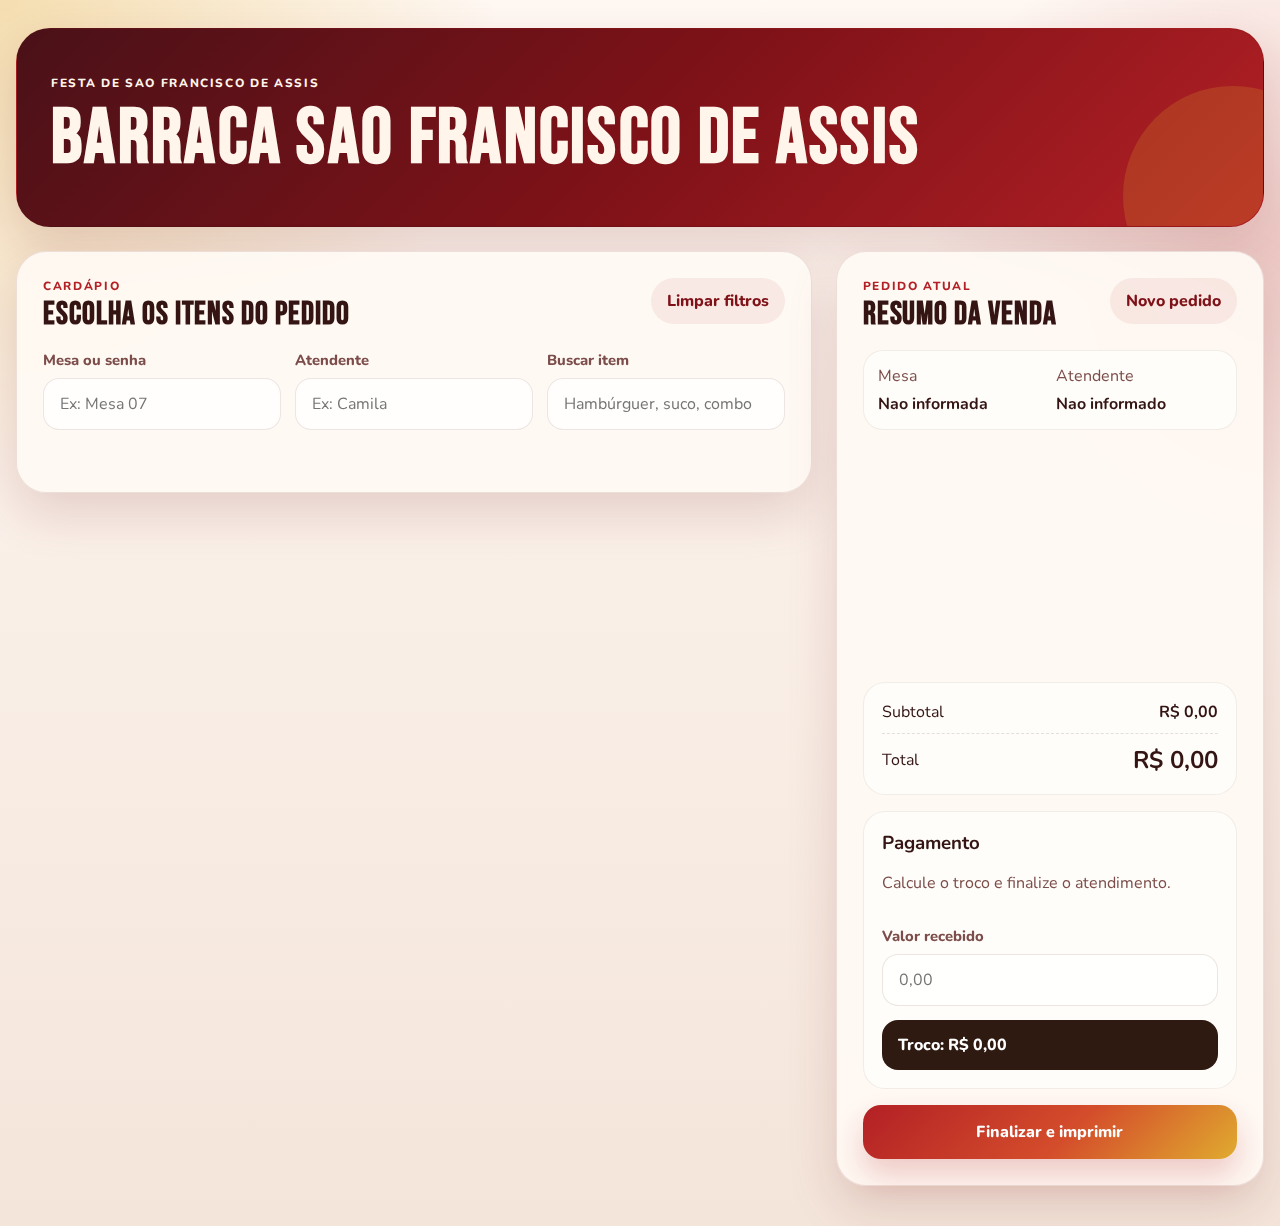
<file: index.html>
<!DOCTYPE html>
<html lang="pt-BR">
<head>
  <meta charset="UTF-8">
  <meta name="viewport" content="width=device-width, initial-scale=1.0">
  <title>Barraca Sao Francisco de Assis | Festa do Padroeiro</title>
  <link rel="preconnect" href="https://fonts.googleapis.com">
  <link rel="preconnect" href="https://fonts.gstatic.com" crossorigin>
  <link href="https://fonts.googleapis.com/css2?family=Bebas+Neue&family=Nunito:wght@400;600;700;800&display=swap" rel="stylesheet">
  <link rel="stylesheet" href="css/style.css">
</head>
<body>
  <div class="app-shell">
    <header class="hero">
      <div class="hero__content">
        <p class="eyebrow">Festa de Sao Francisco de Assis</p>
        <h1>Barraca Sao Francisco de Assis</h1>
      </div>
    </header>

    <main class="workspace">
      <section class="catalog">
        <div class="section-header">
          <div>
            <p class="section-kicker">Cardápio</p>
            <h2>Escolha os itens do pedido</h2>
          </div>
          <button class="ghost-button" id="resetFiltersBtn" type="button">Limpar filtros</button>
        </div>

        <div class="controls">
          <label class="field">
            <span>Mesa ou senha</span>
            <input id="mesaInput" type="text" placeholder="Ex: Mesa 07">
          </label>

          <label class="field">
            <span>Atendente</span>
            <input id="garcomInput" type="text" placeholder="Ex: Camila">
          </label>

          <label class="field field--search">
            <span>Buscar item</span>
            <input id="searchInput" type="search" placeholder="Hambúrguer, suco, combo...">
          </label>
        </div>

        <div class="chips" id="categoryChips"></div>
        <div class="product-grid" id="cardapioGrid"></div>
      </section>

      <aside class="order-panel">
        <div class="section-header">
          <div>
            <p class="section-kicker">Pedido atual</p>
            <h2>Resumo da venda</h2>
          </div>
          <button class="ghost-button" id="newOrderBtn" type="button">Novo pedido</button>
        </div>

        <div class="order-meta">
          <div>
            <span>Mesa</span>
            <strong id="resumoMesa">Nao informada</strong>
          </div>
          <div>
            <span>Atendente</span>
            <strong id="resumoGarcom">Nao informado</strong>
          </div>
        </div>

        <div class="order-list" id="listaPedido"></div>

        <div class="totals-card">
          <div class="total-line">
            <span>Subtotal</span>
            <strong id="subtotalValue">R$ 0,00</strong>
          </div>
          <div class="total-line total-line--grand">
            <span>Total</span>
            <strong id="totalValue">R$ 0,00</strong>
          </div>
        </div>

        <div class="payment-card">
          <div class="payment-card__header">
            <h3>Pagamento</h3>
            <p>Calcule o troco e finalize o atendimento.</p>
          </div>

          <div class="payment-methods" id="paymentMethods"></div>

          <label class="field">
            <span>Valor recebido</span>
            <input id="dinheiroInput" type="number" min="0" step="0.01" placeholder="0,00">
          </label>

          <div class="change-box" id="trocoBox">Troco: R$ 0,00</div>

          <div class="pix-card" id="pixCard" hidden>
            <div class="pix-card__top">
              <div>
                <strong>Pagamento via Pix</strong>
                <p>Mostre o QR Code para o cliente e confirme o valor antes do pagamento.</p>
              </div>
              <button class="ghost-button" id="showPixBtn" type="button">Mostrar QR Code</button>
            </div>
            <div class="pix-card__amount">
              <span>Total a pagar</span>
              <strong id="pixAmountValue">R$ 0,00</strong>
            </div>
            <div class="pix-inline" id="pixInline" hidden>
              <div class="pix-inline__image">
                <img src="assets/images/qrcode.png" alt="QR Code Pix da barraca">
              </div>
              <p class="pix-inline__hint">O cliente deve escanear e digitar exatamente o valor mostrado acima no app do banco.</p>
            </div>
          </div>
        </div>

        <div class="actions">
          <button class="primary-button" id="finalizarBtn" type="button">Finalizar e imprimir</button>
        </div>
      </aside>
    </main>
  </div>

  <dialog class="item-dialog" id="itemDialog">
    <form class="dialog-card" method="dialog" id="dialogForm">
      <button class="dialog-close" id="closeDialogBtn" type="button" aria-label="Fechar">x</button>

      <div class="dialog-header">
        <p class="section-kicker">Personalizar item</p>
        <h3 id="dialogNome"></h3>
        <p id="dialogDescricao"></p>
      </div>

      <div class="dialog-price" id="dialogPreco"></div>

      <div class="quantity-box">
        <button class="qty-button" id="decreaseQtyBtn" type="button">-</button>
        <strong id="dialogQtd">1</strong>
        <button class="qty-button" id="increaseQtyBtn" type="button">+</button>
      </div>

      <button class="primary-button" id="confirmDialogBtn" type="submit">Adicionar ao pedido</button>
    </form>
  </dialog>

  <dialog class="decision-dialog" id="decisionDialog">
    <div class="dialog-card decision-dialog__card">
      <button class="dialog-close" id="closeDecisionDialogBtn" type="button" aria-label="Fechar">x</button>
      <div class="dialog-header">
        <p class="section-kicker">Fechar pedido</p>
        <h3>O que deseja fazer?</h3>
        <p>Escolha se quer imprimir o comprovante ou apenas iniciar um novo pedido.</p>
      </div>

      <div class="decision-dialog__total">
        <span>Total do pedido</span>
        <strong id="decisionTotalValue">R$ 0,00</strong>
      </div>

      <div class="decision-dialog__actions">
        <button class="ghost-button" id="decisionNewOrderBtn" type="button">Novo pedido</button>
        <button class="primary-button" id="decisionPrintBtn" type="button">Imprimir</button>
      </div>
    </div>
  </dialog>

  <script src="js/script.js"></script>
</body>
</html>
</file>
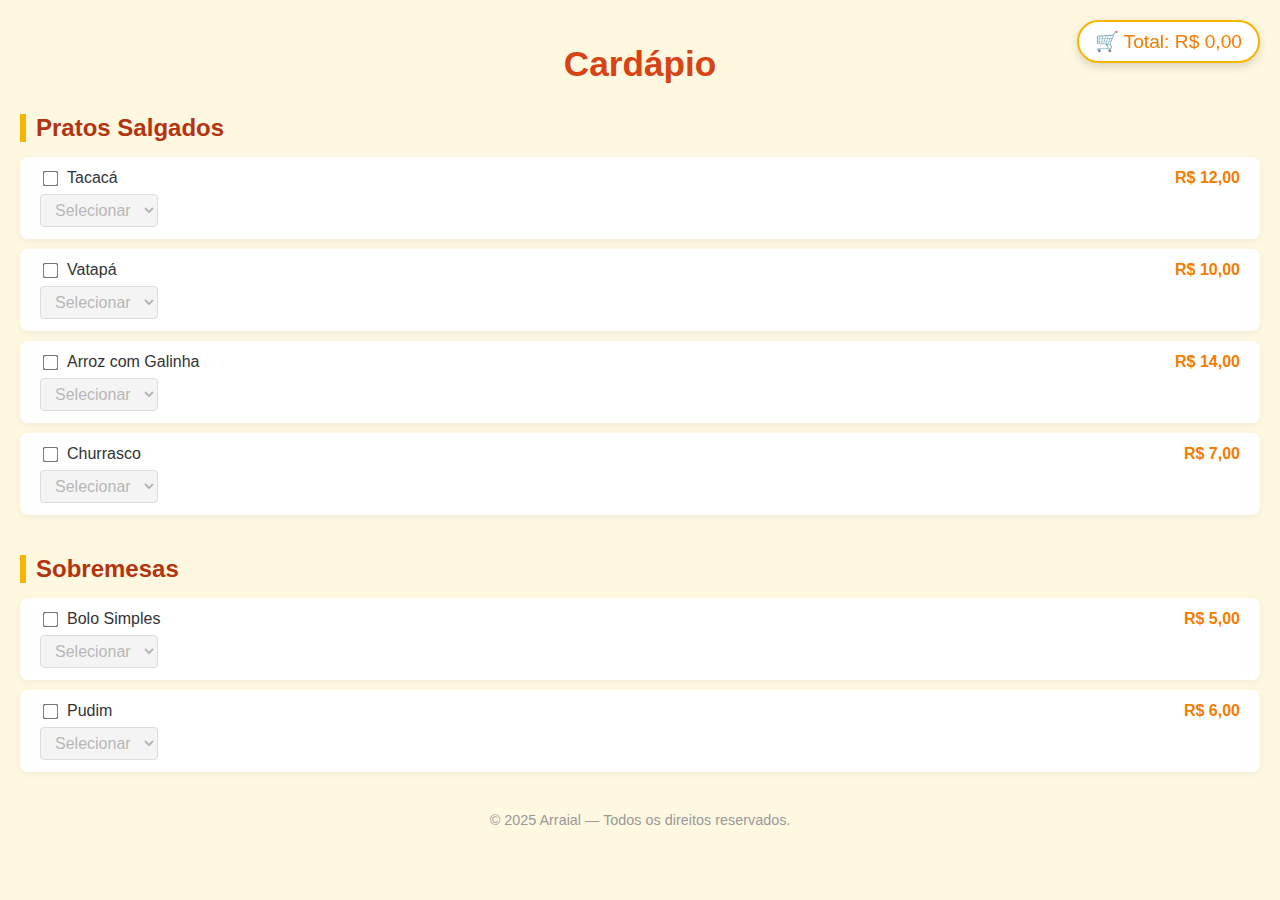
<file: cardapio.html>
<!DOCTYPE html>
<html lang="pt-BR">
<head>
  <meta charset="UTF-8" />
  <meta name="viewport" content="width=device-width, initial-scale=1" />
  <title>Cardápio</title>
  <style>
    body {
      font-family: 'Segoe UI', sans-serif;
      background: #fff8e1;
      margin: 0;
      padding: 20px;
      color: #333;
    }

    h1 {
      color: #d84315;
      font-size: 2.2rem;
      text-align: center;
      margin-bottom: 30px;
    }

    .carrinho-fixo {
      position: fixed;
      top: 20px;
      right: 20px;
      font-size: 1.2rem;
      background: #fff;
      border: 2px solid #f8b500;
      border-radius: 30px;
      padding: 8px 16px;
      color: #f57c00;
      box-shadow: 0 4px 10px rgba(0, 0, 0, 0.15);
      z-index: 100;
      cursor: pointer;
      user-select: none;
    }

    .categoria {
      width: 100%;
      margin-bottom: 40px;
    }

    .categoria h2 {
      font-size: 1.5rem;
      margin-bottom: 15px;
      border-left: 6px solid #f8b500;
      padding-left: 10px;
      color: #b3340f;
    }

    ul {
      list-style: none;
      padding: 0;
      margin: 0;
      width: 100%;
    }

    li {
      display: flex;
      justify-content: space-between;
      align-items: flex-start;
      padding: 12px 20px;
      margin-bottom: 10px;
      background: #fff;
      border-radius: 8px;
      box-shadow: 0 2px 6px rgba(0, 0, 0, 0.05);
    }

    .item-info {
      display: flex;
      flex-direction: column;
      align-items: flex-start;
      flex: 1;
    }

    label {
      display: flex;
      align-items: center;
      font-size: 1rem;
      margin-bottom: 6px;
      cursor: pointer;
    }

    input[type="checkbox"] {
      margin-right: 10px;
      transform: scale(1.2);
      cursor: pointer;
    }

    select {
      padding: 6px 10px;
      border-radius: 4px;
      border: 1px solid #ccc;
      background: #fff;
      font-size: 1rem;
      cursor: pointer;
    }

    select:disabled {
      background: #f0f0f0;
      color: #999;
      cursor: not-allowed;
    }

    .preco {
      font-weight: bold;
      color: #f57c00;
      min-width: 70px;
      text-align: right;
      margin-left: 15px;
      white-space: nowrap;
    }

    footer {
      text-align: center;
      font-size: 0.9rem;
      color: #999;
      margin-top: 40px;
    }

    @media (max-width: 480px) {
      li {
        flex-direction: column;
        align-items: flex-start;
      }

      .preco {
        text-align: left;
        margin-top: 10px;
      }
    }
  </style>
</head>
<body>

  <div class="carrinho-fixo" id="carrinho">🛒 Total: R$ 0,00</div>

  <h1>Cardápio</h1>

  <section class="categoria">
    <h2>Pratos Salgados</h2>
    <ul>
      <li>
        <div class="item-info">
          <label>
            <input type="checkbox" class="item-check" />
            Tacacá
          </label>
          <select class="item-quantidade" data-preco="12.00" disabled>
            <option value="0">Selecionar</option>
            <option value="1">1 un</option>
            <option value="2">2 un</option>
            <option value="3">3 un</option>
            <option value="4">4 un</option>
            <option value="5">5 un</option>
          </select>
        </div>
        <span class="preco">R$ 12,00</span>
      </li>

      <li>
        <div class="item-info">
          <label><input type="checkbox" class="item-check" /> Vatapá</label>
          <select class="item-quantidade" data-preco="10.00" disabled>
            <option value="0">Selecionar</option>
            <option value="1">1 un</option>
            <option value="2">2 un</option>
            <option value="3">3 un</option>
            <option value="4">4 un</option>
            <option value="5">5 un</option>
          </select>
        </div>
        <span class="preco">R$ 10,00</span>
      </li>

      <li>
        <div class="item-info">
          <label><input type="checkbox" class="item-check" /> Arroz com Galinha</label>
          <select class="item-quantidade" data-preco="14.00" disabled>
            <option value="0">Selecionar</option>
            <option value="1">1 un</option>
            <option value="2">2 un</option>
            <option value="3">3 un</option>
            <option value="4">4 un</option>
          </select>
        </div>
        <span class="preco">R$ 14,00</span>
      </li>

      <li>
        <div class="item-info">
          <label><input type="checkbox" class="item-check" /> Churrasco</label>
          <select class="item-quantidade" data-preco="7.00" disabled>
            <option value="0">Selecionar</option>
            <option value="1">1 un</option>
            <option value="2">2 un</option>
            <option value="3">3 un</option>
            <option value="4">4 un</option>
          </select>
        </div>
        <span class="preco">R$ 7,00</span>
      </li>
    </ul>
  </section>

  <section class="categoria">
    <h2>Sobremesas</h2>
    <ul>
      <li>
        <div class="item-info">
          <label><input type="checkbox" class="item-check" /> Bolo Simples</label>
          <select class="item-quantidade" data-preco="5.00" disabled>
            <option value="0">Selecionar</option>
            <option value="1">1 un</option>
            <option value="2">2 un</option>
            <option value="3">3 un</option>
          </select>
        </div>
        <span class="preco">R$ 5,00</span>
      </li>

      <li>
        <div class="item-info">
          <label><input type="checkbox" class="item-check" /> Pudim</label>
          <select class="item-quantidade" data-preco="6.00" disabled>
            <option value="0">Selecionar</option>
            <option value="1">1 un</option>
            <option value="2">2 un</option>
            <option value="3">3 un</option>
          </select>
        </div>
        <span class="preco">R$ 6,00</span>
      </li>
    </ul>
  </section>

  <footer>
    &copy; 2025 Arraial — Todos os direitos reservados.
  </footer>

  <script>
    const checkboxes = document.querySelectorAll('.item-check');
    const selects = document.querySelectorAll('.item-quantidade');
    const carrinho = document.getElementById('carrinho');

    function calcularTotal() {
      let total = 0;

      selects.forEach(select => {
        if (!select.disabled) {
          const quantidade = parseInt(select.value);
          const preco = parseFloat(select.dataset.preco);
          if (!isNaN(quantidade) && quantidade > 0) {
            total += quantidade * preco;
          }
        }
      });

      carrinho.textContent = `🛒 Total: R$ ${total.toFixed(2).replace('.', ',')}`;
    }

    checkboxes.forEach(checkbox => {
      checkbox.addEventListener('change', function () {
        const select = this.closest('.item-info').querySelector('.item-quantidade');
        if (this.checked) {
          select.disabled = false;
          select.value = "1";  // Valor padrão 1un ao ativar
        } else {
          select.disabled = true;
          select.value = "0";
        }
        calcularTotal();
      });
    });

    selects.forEach(select => {
      select.addEventListener('change', calcularTotal);
    });

    carrinho.addEventListener('click', () => {
      const pedido = [];

      const itens = document.querySelectorAll('li');

      itens.forEach(item => {
        const checkbox = item.querySelector('.item-check');
        const select = item.querySelector('.item-quantidade');

        if (checkbox && checkbox.checked && select && parseInt(select.value) > 0) {
          const nome = checkbox.parentElement.textContent.trim();
          const preco = parseFloat(select.dataset.preco);
          pedido.push({
            nome,
            quantidade: parseInt(select.value),
            preco
          });
        }
      });

      if (pedido.length === 0) {
        alert('Selecione pelo menos um item para continuar.');
        return;
      }

      localStorage.setItem('pedido', JSON.stringify(pedido));
      window.location.href = 'recebimento.html';
    });

    // Inicializa total no carregamento
    calcularTotal();
  </script>

</body>
</html>
</file>
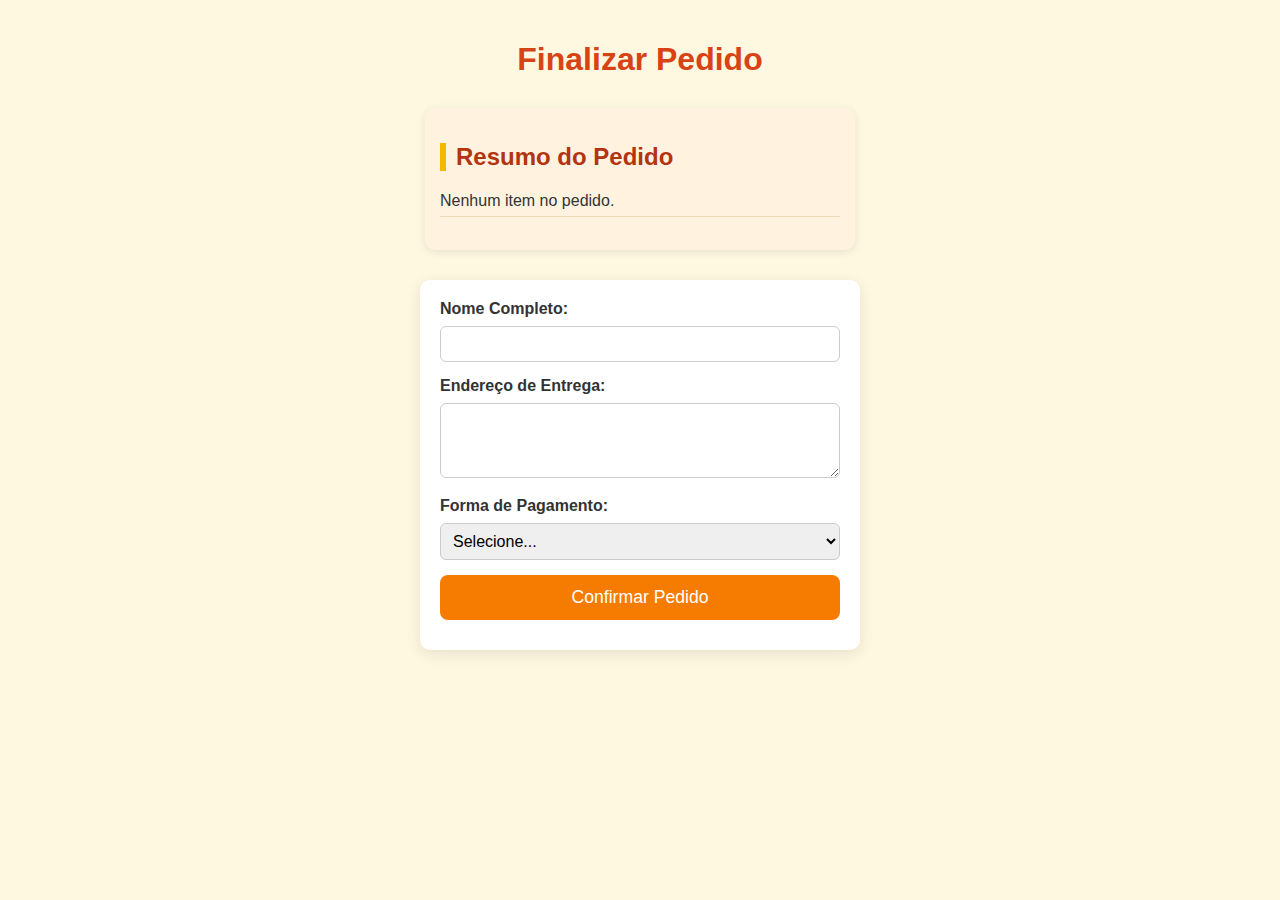
<file: recebimento.html>
<!DOCTYPE html>
<html lang="pt-BR">
<head>
  <meta charset="UTF-8" />
  <meta name="viewport" content="width=device-width, initial-scale=1" />
  <title>Recebimento do Pedido</title>
  <style>
    body {
      font-family: 'Segoe UI', Tahoma, Geneva, Verdana, sans-serif;
      padding: 20px;
      background: #fff8e1;
      color: #333;
      margin: 0;
    }
    h1 {
      color: #d84315;
      text-align: center;
      margin-bottom: 30px;
    }
    h2 {
      color: #b3340f;
      margin-bottom: 15px;
      border-left: 6px solid #f8b500;
      padding-left: 10px;
    }
    #resumo-pedido {
      max-width: 400px;
      margin: 0 auto 30px;
      background: #fff3e0;
      padding: 15px;
      border-radius: 10px;
      box-shadow: 0 2px 8px rgba(0, 0, 0, 0.1);
    }
    #lista-pedido {
      list-style: none;
      padding-left: 0;
      margin: 0;
    }
    #lista-pedido li {
      padding: 6px 0;
      border-bottom: 1px solid #f0d9b5;
      font-size: 1rem;
      display: flex;
      justify-content: space-between;
    }
    #total-pedido {
      font-weight: bold;
      text-align: right;
      margin-top: 10px;
      font-size: 1.1rem;
      color: #f57c00;
    }
    form {
      max-width: 400px;
      margin: 0 auto 40px;
      background: #fff;
      padding: 20px;
      border-radius: 10px;
      box-shadow: 0 4px 15px rgba(0,0,0,0.1);
    }
    label {
      display: block;
      margin-bottom: 8px;
      font-weight: 600;
    }
    input, select, textarea {
      width: 100%;
      padding: 8px;
      margin-bottom: 15px;
      border-radius: 6px;
      border: 1px solid #ccc;
      font-size: 1rem;
      box-sizing: border-box;
    }
    button, #btn-imprimir {
      width: 100%;
      background-color: #f57c00;
      color: white;
      border: none;
      padding: 12px;
      font-size: 1.1rem;
      border-radius: 8px;
      cursor: pointer;
      transition: background-color 0.3s ease;
      margin-bottom: 10px;
    }
    button:hover, #btn-imprimir:hover {
      background-color: #d45d00;
    }
    #campo-dinheiro {
      display: none;
      margin-bottom: 15px;
    }
    #troco {
      font-weight: bold;
      color: #d84315;
      margin-top: 6px;
    }
    /* Estilos para impressão do cupom */
    #cupom {
      display: none;
      max-width: 400px;
      margin: 20px auto;
      background: #fff;
      padding: 15px;
      border-radius: 10px;
      box-shadow: 0 0 8px #ccc;
      font-family: monospace;
      white-space: pre-wrap;
      line-height: 1.3;
      color: #333;
    }
    @media print {
      body * {
        visibility: hidden;
      }
      #cupom, #cupom * {
        visibility: visible;
      }
      #cupom {
        position: absolute;
        left: 0;
        top: 0;
        width: 100%;
        margin: 0;
        box-shadow: none;
      }
    }
  </style>
</head>
<body>

  <h1>Finalizar Pedido</h1>

  <section id="resumo-pedido">
    <h2>Resumo do Pedido</h2>
    <ul id="lista-pedido"></ul>
    <p id="total-pedido"></p>
  </section>

  <form id="form-pedido">
    <label for="nome">Nome Completo:</label>
    <input type="text" id="nome" name="nome" required />

    <label for="endereco">Endereço de Entrega:</label>
    <textarea id="endereco" name="endereco" rows="3" required></textarea>

    <label for="pagamento">Forma de Pagamento:</label>
    <select id="pagamento" name="pagamento" required>
      <option value="" disabled selected>Selecione...</option>
      <option value="pix">Pix</option>
      <option value="dinheiro">Dinheiro</option>
      <option value="cartao">Cartão</option>
    </select>

    <div id="campo-dinheiro">
      <label for="valor-entregue">Valor Entregue (R$):</label>
      <input type="number" id="valor-entregue" name="valor-entregue" min="0" step="0.01" />
      <p id="troco"></p>
    </div>

    <button type="submit">Confirmar Pedido</button>
  </form>

  <button id="btn-imprimir" style="display:none;">Imprimir Cupom</button>

  <section id="cupom" aria-label="Cupom do Pedido"></section>

<script>
  const pagamentoSelect = document.getElementById('pagamento');
  const campoDinheiro = document.getElementById('campo-dinheiro');
  const valorEntregueInput = document.getElementById('valor-entregue');
  const trocoDisplay = document.getElementById('troco');
  const listaPedido = document.getElementById('lista-pedido');
  const totalPedidoEl = document.getElementById('total-pedido');
  const formPedido = document.getElementById('form-pedido');
  const btnImprimir = document.getElementById('btn-imprimir');
  const cupomSection = document.getElementById('cupom');

  let totalPedido = 0;
  let pedido = [];

  window.addEventListener('DOMContentLoaded', () => {
    pedido = JSON.parse(localStorage.getItem('pedido') || '[]');

    if (pedido.length === 0) {
      listaPedido.innerHTML = '<li>Nenhum item no pedido.</li>';
      totalPedidoEl.textContent = '';
      totalPedido = 0;
      return;
    }

    totalPedido = pedido.reduce((acc, item) => acc + item.preco * item.quantidade, 0);

    listaPedido.innerHTML = '';
    pedido.forEach(item => {
      const li = document.createElement('li');
      li.innerHTML = `<span>${item.quantidade}x ${item.nome}</span><span>R$ ${(item.preco * item.quantidade).toFixed(2).replace('.', ',')}</span>`;
      listaPedido.appendChild(li);
    });

    totalPedidoEl.textContent = `Total: R$ ${totalPedido.toFixed(2).replace('.', ',')}`;
  });

  pagamentoSelect.addEventListener('change', () => {
    if (pagamentoSelect.value === 'dinheiro') {
      campoDinheiro.style.display = 'block';
      valorEntregueInput.required = true;
      trocoDisplay.textContent = '';
      valorEntregueInput.value = '';
      btnImprimir.style.display = 'none';
      cupomSection.style.display = 'none';
    } else {
      campoDinheiro.style.display = 'none';
      valorEntregueInput.required = false;
      trocoDisplay.textContent = '';
      valorEntregueInput.value = '';
      btnImprimir.style.display = 'none';
      cupomSection.style.display = 'none';
    }
  });

  valorEntregueInput.addEventListener('input', () => {
    const valorEntregue = parseFloat(valorEntregueInput.value.replace(',', '.'));
    if (!isNaN(valorEntregue) && valorEntregue >= totalPedido) {
      const troco = valorEntregue - totalPedido;
      trocoDisplay.textContent = `Troco: R$ ${troco.toFixed(2).replace('.', ',')}`;
    } else {
      trocoDisplay.textContent = 'Valor entregue insuficiente para o pagamento.';
    }
  });

  formPedido.addEventListener('submit', function(e) {
    e.preventDefault();

    if (pagamentoSelect.value === 'dinheiro') {
      const valorEntregue = parseFloat(valorEntregueInput.value.replace(',', '.'));
      if (isNaN(valorEntregue) || valorEntregue < totalPedido) {
        alert('Por favor, informe um valor entregue suficiente para o pagamento.');
        return;
      }
    }

    // Mostrar cupom com dados do pedido e cliente
    gerarCupom();

    // Mostrar botão imprimir
    btnImprimir.style.display = 'block';

    // Opcional: desabilitar botão confirmar para evitar múltiplos envios
    formPedido.querySelector('button[type="submit"]').disabled = true;

    // Limpar pedido do localStorage só depois da impressão ou confirmar pedido finalizado
  });

  btnImprimir.addEventListener('click', () => {
    window.print();
    // Após imprimir, pode limpar o pedido e redirecionar
    localStorage.removeItem('pedido');
    alert('Pedido finalizado! Obrigado pela compra 🎉');
    window.location.href = 'index.html';
  });

  function gerarCupom() {
    let cupomTexto = '';
    cupomTexto += '***** CUPOM DE PEDIDO *****\n\n';
    cupomTexto += `Cliente: ${formPedido.nome.value}\n`;
    cupomTexto += `Endereço: ${formPedido.endereco.value}\n`;
    cupomTexto += `Pagamento: ${pagamentoSelect.options[pagamentoSelect.selectedIndex].text}\n\n`;
    cupomTexto += 'Itens:\n';

    pedido.forEach(item => {
      const totalItem = (item.preco * item.quantidade).toFixed(2).replace('.', ',');
      cupomTexto += ` - ${item.quantidade}x ${item.nome} .......... R$ ${totalItem}\n`;
    });

    cupomTexto += '\n';
    cupomTexto += `Total: R$ ${totalPedido.toFixed(2).replace('.', ',')}\n`;

    if (pagamentoSelect.value === 'dinheiro') {
      const valorEntregue = parseFloat(valorEntregueInput.value.replace(',', '.'));
      cupomTexto += `Valor entregue: R$ ${valorEntregue.toFixed(2).replace('.', ',')}\n`;
      const troco = valorEntregue - totalPedido;
      cupomTexto += `Troco: R$ ${troco.toFixed(2).replace('.', ',')}\n`;
    }

    cupomTexto += '\nMuito obrigado pela preferência!\n';

    cupomSection.textContent = cupomTexto;
    cupomSection.style.display = 'block';
  }
</script>

</body>
</html>
</file>
<file: css/style.css>
:root {
  --bg: #f8efe7;
  --surface: #fff8f1;
  --surface-strong: #fffdf9;
  --ink: #341514;
  --muted: #7c4d4a;
  --accent: #b32025;
  --accent-dark: #7f1218;
  --gold: #e0ab2f;
  --border: rgba(103, 22, 25, 0.12);
  --shadow: 0 20px 50px rgba(114, 24, 29, 0.16);
}

* {
  box-sizing: border-box;
}

html,
body {
  margin: 0;
  min-height: 100%;
}

body {
  font-family: "Nunito", sans-serif;
  color: var(--ink);
  background:
    radial-gradient(circle at top left, rgba(224, 171, 47, 0.34), transparent 28%),
    radial-gradient(circle at right 20%, rgba(179, 32, 37, 0.2), transparent 22%),
    linear-gradient(180deg, #fff8f3 0%, #f4e5da 100%);
}

button,
input,
textarea {
  font: inherit;
}

button {
  cursor: pointer;
}

.app-shell {
  width: min(1380px, calc(100% - 32px));
  margin: 0 auto;
  padding: 28px 0 40px;
}

.hero {
  display: block;
  margin-bottom: 24px;
}

.hero__content,
.catalog,
.order-panel,
.dialog-card {
  border: 1px solid var(--border);
  box-shadow: var(--shadow);
}

.hero__content {
  background: linear-gradient(135deg, #4a1118 0%, #7f1218 52%, #b32025 100%);
  color: #fff5eb;
  border-radius: 34px;
  padding: 34px;
  position: relative;
  overflow: hidden;
}

.hero__content::after {
  content: "";
  position: absolute;
  inset: auto -80px -80px auto;
  width: 220px;
  height: 220px;
  border-radius: 50%;
  background: rgba(224, 171, 47, 0.2);
}

.eyebrow,
.section-kicker,
.panel-badge {
  text-transform: uppercase;
  letter-spacing: 0.14em;
  font-size: 0.74rem;
  font-weight: 800;
}

.hero h1,
.section-header h2,
.dialog-header h3,
.panel-card h2 {
  font-family: "Bebas Neue", cursive;
  letter-spacing: 0.03em;
}

.hero h1 {
  font-size: clamp(3.5rem, 6vw, 5.6rem);
  line-height: 0.95;
  margin: 10px 0 16px;
}

.hero__text {
  max-width: 540px;
  margin: 0;
  font-size: 1.08rem;
  line-height: 1.6;
}

.hero__stats {
  display: flex;
  gap: 16px;
  flex-wrap: wrap;
  margin-top: 28px;
}

.stat-card {
  min-width: 160px;
  padding: 16px 18px;
  border-radius: 18px;
  background: rgba(255, 246, 239, 0.12);
  border: 1px solid rgba(255, 255, 255, 0.18);
  backdrop-filter: blur(8px);
}

.stat-card strong {
  display: block;
  font-size: 1.7rem;
  margin-bottom: 4px;
}

.workspace {
  display: grid;
  grid-template-columns: minmax(0, 1.3fr) minmax(340px, 0.7fr);
  gap: 24px;
  align-items: start;
}

.catalog,
.order-panel {
  background: rgba(255, 250, 244, 0.92);
  border-radius: 30px;
  padding: 26px;
  backdrop-filter: blur(10px);
}

.section-header {
  display: flex;
  justify-content: space-between;
  align-items: start;
  gap: 16px;
  margin-bottom: 20px;
}

.section-header h2 {
  margin: 6px 0 0;
  font-size: 2rem;
  line-height: 0.95;
}

.section-kicker {
  color: var(--accent);
  margin: 0;
}

.ghost-button,
.primary-button,
.chip,
.product-card__button,
.qty-button {
  border: none;
  transition: transform 0.18s ease, box-shadow 0.18s ease, background 0.18s ease;
}

.ghost-button {
  padding: 12px 16px;
  border-radius: 999px;
  color: var(--accent-dark);
  background: rgba(179, 32, 37, 0.08);
  font-weight: 800;
}

.primary-button {
  width: 100%;
  padding: 16px 20px;
  border-radius: 18px;
  background: linear-gradient(135deg, var(--accent) 0%, #d44d2b 55%, var(--gold) 100%);
  color: white;
  font-weight: 800;
  box-shadow: 0 16px 30px rgba(179, 32, 37, 0.22);
}

.controls {
  display: grid;
  grid-template-columns: repeat(3, minmax(0, 1fr));
  gap: 14px;
  margin-bottom: 18px;
}

.field {
  display: flex;
  flex-direction: column;
  gap: 8px;
}

.field span {
  font-size: 0.92rem;
  font-weight: 800;
  color: var(--muted);
}

.field input,
.field textarea {
  width: 100%;
  border: 1px solid rgba(117, 70, 49, 0.14);
  border-radius: 16px;
  background: rgba(255, 255, 255, 0.84);
  padding: 14px 16px;
  color: var(--ink);
  outline: none;
}

.field input:focus,
.field textarea:focus {
  border-color: rgba(179, 32, 37, 0.42);
  box-shadow: 0 0 0 4px rgba(179, 32, 37, 0.08);
}

.chips {
  display: flex;
  flex-wrap: wrap;
  gap: 10px;
  margin-bottom: 18px;
}

.chip {
  padding: 10px 16px;
  border-radius: 999px;
  background: white;
  color: var(--muted);
  font-weight: 800;
}

.chip.is-active,
.chip:hover,
.ghost-button:hover,
.primary-button:hover,
.product-card__button:hover,
.qty-button:hover {
  transform: translateY(-1px);
  box-shadow: 0 10px 20px rgba(117, 53, 22, 0.12);
}

.chip.is-active {
  color: white;
  background: linear-gradient(135deg, var(--accent-dark) 0%, var(--accent) 60%, var(--gold) 100%);
}

.product-grid {
  display: grid;
  grid-template-columns: repeat(auto-fit, minmax(220px, 1fr));
  gap: 16px;
}

.product-card {
  display: flex;
  flex-direction: column;
  gap: 14px;
  padding: 18px;
  min-height: 240px;
  border-radius: 24px;
  background: linear-gradient(180deg, rgba(255, 255, 255, 0.96), rgba(255, 245, 237, 0.96));
  border: 1px solid rgba(105, 54, 24, 0.08);
}

.product-card__media {
  display: flex;
  align-items: center;
  justify-content: center;
  min-height: 112px;
  border-radius: 20px;
  background: linear-gradient(135deg, rgba(179, 32, 37, 0.08), rgba(224, 171, 47, 0.16));
  overflow: hidden;
}

.product-card__media img {
  width: 88px;
  height: 88px;
  object-fit: contain;
  filter: drop-shadow(0 10px 14px rgba(100, 20, 24, 0.12));
}

.product-card__top {
  display: flex;
  justify-content: space-between;
  gap: 12px;
}

.product-card__tag {
  display: inline-flex;
  padding: 7px 10px;
  border-radius: 999px;
  background: rgba(224, 171, 47, 0.22);
  color: #8b5a11;
  font-size: 0.78rem;
  font-weight: 800;
}

.product-card h3 {
  margin: 10px 0 0;
  font-size: 1.2rem;
}

.product-card p {
  margin: 0;
  color: var(--muted);
  line-height: 1.5;
}

.product-card__bottom {
  display: flex;
  justify-content: space-between;
  align-items: end;
  gap: 12px;
  margin-top: auto;
}

.price {
  font-size: 1.35rem;
  font-weight: 900;
}

.product-card__button {
  padding: 12px 16px;
  border-radius: 14px;
  background: #2f1a12;
  color: white;
  font-weight: 800;
}

.order-panel {
  position: sticky;
  top: 16px;
}

.order-meta,
.totals-card,
.payment-card,
.order-item {
  background: var(--surface-strong);
  border: 1px solid rgba(80, 35, 18, 0.08);
}

.order-meta {
  display: grid;
  grid-template-columns: repeat(2, minmax(0, 1fr));
  gap: 12px;
  padding: 14px;
  border-radius: 20px;
  margin-bottom: 16px;
}

.order-meta span,
.payment-card__header p,
.empty-state p {
  color: var(--muted);
}

.order-meta strong {
  display: block;
  margin-top: 6px;
}

.order-list {
  display: flex;
  flex-direction: column;
  gap: 12px;
  min-height: 220px;
  margin-bottom: 16px;
}

.order-item {
  border-radius: 20px;
  padding: 16px;
}

.order-item__top,
.order-item__footer,
.total-line,
.payment-option {
  display: flex;
  justify-content: space-between;
  gap: 12px;
  align-items: center;
}

.order-item__name {
  font-weight: 900;
  margin-bottom: 6px;
}

.order-item__notes {
  margin: 0;
  font-size: 0.92rem;
  color: var(--muted);
}

.order-item__footer {
  margin-top: 14px;
}

.order-item__actions {
  display: flex;
  gap: 10px;
}

.order-item__actions button {
  border: none;
  border-radius: 12px;
  padding: 9px 12px;
  font-weight: 800;
}

.action-edit {
  background: rgba(179, 32, 37, 0.1);
  color: var(--accent-dark);
}

.action-remove {
  background: rgba(47, 26, 18, 0.08);
  color: var(--ink);
}

.totals-card,
.payment-card {
  padding: 18px;
  border-radius: 22px;
}

.total-line + .total-line {
  margin-top: 10px;
  padding-top: 10px;
  border-top: 1px dashed rgba(90, 50, 24, 0.15);
}

.total-line--grand strong {
  font-size: 1.5rem;
}

.payment-card {
  margin-top: 16px;
}

.payment-card__header h3 {
  margin: 0 0 6px;
}

.payment-methods {
  display: grid;
  gap: 10px;
  margin: 16px 0;
}

.payment-option {
  padding: 12px 14px;
  border-radius: 16px;
  background: rgba(255, 247, 238, 0.9);
  border: 1px solid transparent;
  font-weight: 800;
}

.payment-option.is-active {
  border-color: rgba(179, 32, 37, 0.28);
  background: rgba(247, 218, 205, 0.5);
}

.change-box {
  margin-top: 14px;
  padding: 14px 16px;
  border-radius: 16px;
  background: #2f1a12;
  color: white;
  font-weight: 800;
}

.pix-card {
  margin-top: 14px;
  padding: 16px;
  border-radius: 18px;
  background: linear-gradient(135deg, rgba(179, 32, 37, 0.08), rgba(224, 171, 47, 0.18));
  border: 1px solid rgba(179, 32, 37, 0.12);
}

.pix-card__top {
  display: flex;
  justify-content: space-between;
  gap: 14px;
  align-items: start;
}

.pix-card__top p,
.pix-dialog__amount span {
  margin: 6px 0 0;
  color: var(--muted);
}

.pix-card__amount {
  margin-top: 14px;
  padding: 14px 16px;
  border-radius: 16px;
  background: rgba(255, 253, 249, 0.88);
  text-align: center;
}

.pix-card__amount span,
.pix-dialog__amount span {
  display: block;
  font-size: 0.9rem;
  font-weight: 800;
  color: var(--muted);
}

.pix-card__amount strong,
.pix-dialog__amount strong {
  display: block;
  margin-top: 4px;
  font-size: 2rem;
  color: var(--accent-dark);
}

.pix-inline {
  margin-top: 14px;
  padding-top: 14px;
  border-top: 1px dashed rgba(179, 32, 37, 0.18);
}

.pix-inline__image {
  display: flex;
  justify-content: center;
  padding: 18px;
  border-radius: 22px;
  background: rgba(255, 255, 255, 0.88);
}

.pix-inline__image img {
  width: min(100%, 240px);
  height: auto;
  object-fit: contain;
}

.pix-inline__hint {
  margin: 12px 0 0;
  text-align: center;
  color: var(--muted);
  font-size: 0.95rem;
}

.decision-dialog {
  border: none;
  padding: 0;
  background: transparent;
}

.decision-dialog::backdrop {
  background: rgba(26, 12, 8, 0.56);
  backdrop-filter: blur(4px);
}

.decision-dialog__card {
  text-align: center;
}

.decision-dialog__total {
  margin: 10px 0 20px;
  padding: 16px;
  border-radius: 20px;
  background: linear-gradient(135deg, rgba(179, 32, 37, 0.08), rgba(224, 171, 47, 0.18));
}

.decision-dialog__total span {
  display: block;
  font-size: 0.9rem;
  font-weight: 800;
  color: var(--muted);
}

.decision-dialog__total strong {
  display: block;
  margin-top: 6px;
  font-size: 2rem;
  color: var(--accent-dark);
}

.decision-dialog__actions {
  display: grid;
  gap: 12px;
}

.actions {
  margin-top: 16px;
}

.empty-state {
  display: grid;
  place-items: center;
  min-height: 220px;
  text-align: center;
  border-radius: 22px;
  border: 1px dashed rgba(110, 61, 33, 0.18);
  background: rgba(255, 255, 255, 0.5);
  padding: 20px;
}

.empty-state strong {
  display: block;
  font-size: 1.1rem;
  margin-bottom: 8px;
}

.item-dialog {
  border: none;
  padding: 0;
  background: transparent;
}

.item-dialog::backdrop {
  background: rgba(26, 12, 8, 0.56);
  backdrop-filter: blur(4px);
}

.dialog-card {
  width: min(460px, calc(100vw - 24px));
  margin: auto;
  background: #fffaf4;
  border-radius: 28px;
  padding: 26px;
  position: relative;
}

.dialog-close {
  position: absolute;
  top: 14px;
  right: 14px;
  width: 38px;
  height: 38px;
  border-radius: 50%;
  border: none;
  background: rgba(47, 26, 18, 0.08);
  color: var(--ink);
  font-weight: 900;
}

.dialog-header h3 {
  margin: 8px 0;
  font-size: 2rem;
  line-height: 0.95;
}

.dialog-header p:last-child {
  color: var(--muted);
  margin: 0;
}

.dialog-price {
  display: inline-flex;
  margin: 18px 0;
  padding: 10px 14px;
  border-radius: 999px;
  background: rgba(224, 171, 47, 0.2);
  color: var(--accent-dark);
  font-weight: 900;
}

.quantity-box {
  display: flex;
  align-items: center;
  justify-content: center;
  gap: 18px;
  margin-bottom: 18px;
}

.qty-button {
  width: 50px;
  height: 50px;
  border-radius: 18px;
  background: #2f1a12;
  color: white;
  font-size: 1.4rem;
}

#dialogQtd {
  min-width: 48px;
  text-align: center;
  font-size: 1.5rem;
}

@media (max-width: 1080px) {
  .workspace {
    grid-template-columns: 1fr;
  }

  .order-panel {
    position: static;
  }
}

@media (max-width: 720px) {
  .app-shell {
    width: min(100% - 18px, 100%);
    padding: 10px 0 96px;
  }

  .hero__content,
  .catalog,
  .order-panel {
    border-radius: 24px;
    padding: 20px;
  }

  .controls {
    grid-template-columns: 1fr;
  }

  .section-header {
    flex-direction: column;
  }

  .ghost-button,
  .product-card__button,
  .payment-option,
  .order-item__actions button,
  .qty-button {
    min-height: 48px;
  }

  .hero h1 {
    font-size: 2.5rem;
  }

  .section-header h2,
  .dialog-header h3 {
    font-size: 1.8rem;
  }

  .product-grid {
    grid-template-columns: 1fr;
  }

  .product-card {
    min-height: auto;
    padding: 16px;
  }

  .product-card__media {
    min-height: 92px;
  }

  .product-card__media img {
    width: 72px;
    height: 72px;
  }

  .product-card__bottom {
    flex-direction: column;
    align-items: stretch;
  }

  .product-card__button {
    width: 100%;
  }

  .order-meta {
    grid-template-columns: 1fr;
  }

  .pix-card__top {
    flex-direction: column;
  }

  .decision-dialog__total strong {
    font-size: 1.7rem;
  }

  .order-panel {
    padding-bottom: 100px;
  }

  .actions {
    position: fixed;
    left: 12px;
    right: 12px;
    bottom: 12px;
    margin-top: 0;
    z-index: 20;
  }

  .actions .primary-button {
    border-radius: 16px;
    min-height: 56px;
    box-shadow: 0 14px 28px rgba(179, 32, 37, 0.28);
  }

  .change-box,
  .pix-card,
  .totals-card,
  .order-item,
  .order-meta {
    border-radius: 18px;
  }

  .field input,
  .field textarea {
    padding: 15px 16px;
  }
}

@media (max-width: 420px) {
  .app-shell {
    width: calc(100% - 12px);
  }

  .hero__content,
  .catalog,
  .order-panel {
    padding: 16px;
    border-radius: 20px;
  }

  .hero h1 {
    font-size: 2.1rem;
  }

  .section-header h2,
  .dialog-header h3 {
    font-size: 1.55rem;
  }

  .price {
    font-size: 1.2rem;
  }

  .pix-card__amount strong,
  .pix-dialog__amount strong {
    font-size: 1.6rem;
  }
}
</file>
